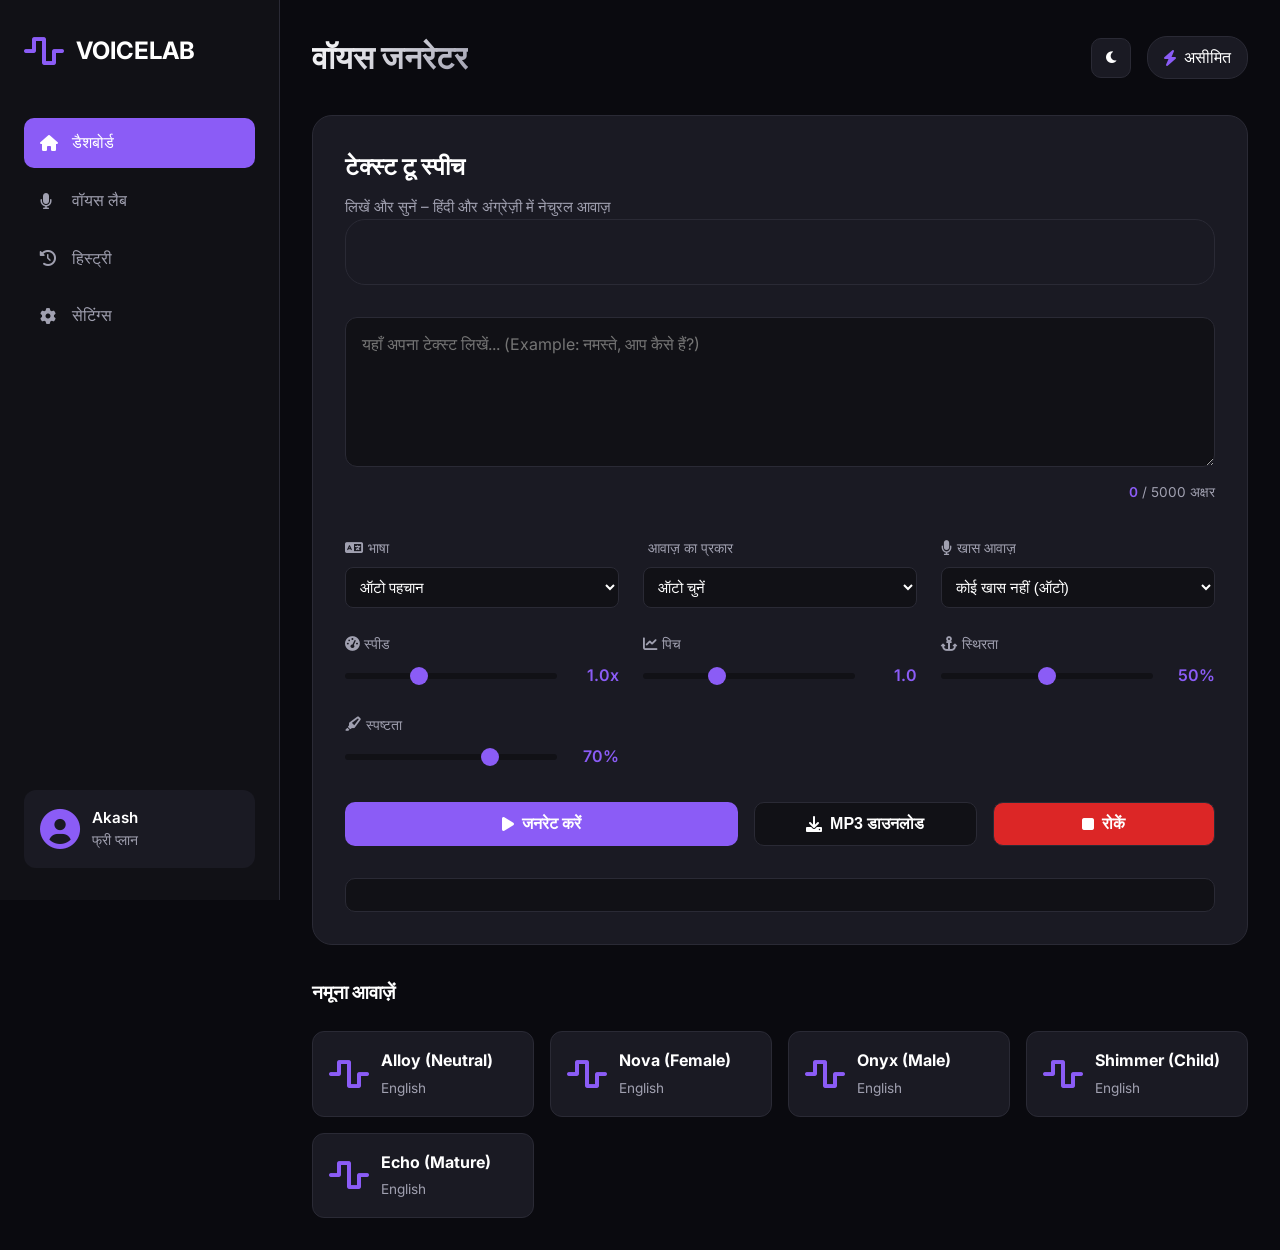
<file: index.html>
<!DOCTYPE html>
<html lang="en">
<head>
    <meta charset="UTF-8">
    <meta name="viewport" content="width=device-width, initial-scale=1.0, maximum-scale=1.0, user-scalable=yes">
    <title>VOICELAB – Professional Text to Speech</title>
    <link rel="stylesheet" href="style.css">
    <link href="https://fonts.googleapis.com/css2?family=Inter:ital,opsz,wght@0,14..32,100..900;1,14..32,100..900&display=swap" rel="stylesheet">
    <link rel="stylesheet" href="https://cdnjs.cloudflare.com/ajax/libs/font-awesome/6.0.0/css/all.min.css">
</head>
<body>
    <div class="app">
        <!-- Sidebar -->
        <aside class="sidebar">
            <div class="logo">
                <i class="fas fa-wave-square"></i>
                <span>VOICELAB</span>
            </div>
            <nav class="nav-menu">
                <a href="#" class="nav-item active"><i class="fas fa-home"></i><span>डैशबोर्ड</span></a>
                <a href="#" class="nav-item"><i class="fas fa-microphone"></i><span>वॉयस लैब</span></a>
                <a href="#" class="nav-item"><i class="fas fa-history"></i><span>हिस्ट्री</span></a>
                <a href="#" class="nav-item"><i class="fas fa-cog"></i><span>सेटिंग्स</span></a>
            </nav>
            <div class="user-profile">
                <i class="fas fa-user-circle"></i>
                <div class="user-info">
                    <span class="user-name">Akash</span>
                    <span class="user-plan">फ्री प्लान</span>
                </div>
            </div>
        </aside>

        <!-- Main Content -->
        <main class="main-content">
            <header class="header">
                <h1>वॉयस जनरेटर</h1>
                <div class="header-actions">
                    <button class="theme-toggle" id="themeToggle"><i class="fas fa-moon"></i></button>
                    <div class="credits">
                        <i class="fas fa-bolt"></i>
                        <span>असीमित</span>
                    </div>
                </div>
            </header>

            <!-- TTS Card -->
            <section class="tts-card">
                <div class="card-header">
                    <h2>टेक्स्ट टू स्पीच</h2>
                    <p>लिखें और सुनें – हिंदी और अंग्रेज़ी में नेचुरल आवाज़</p>
                </div>

<!-- TTS Card ke upar yeh sections add karo -->
<section id="dashboardSection" class="content-section" style="display: none;">
    <div class="dashboard-card">
        <h2>Dashboard</h2>
        <p>Welcome to VOICELAB! Here's your usage statistics:</p>
        <div class="stats-grid">
            <div class="stat-item">
                <i class="fas fa-microphone"></i>
                <div>
                    <h3>156</h3>
                    <p>Generations Today</p>
                </div>
            </div>
            <div class="stat-item">
                <i class="fas fa-clock"></i>
                <div>
                    <h3>45 min</h3>
                    <p>Audio Generated</p>
                </div>
            </div>
        </div>
    </div>
</section>

<section id="voiceLabSection" class="content-section">
    <!-- TTS Card yahin rahega, isko wrap karo -->
    <div class="tts-card">
        <!-- ... aapka existing TTS card ka saara HTML ... -->
    </div>
</section>

<section id="historySection" class="content-section" style="display: none;">
    <div class="history-card">
        <h2>History</h2>
        <p>Your recent audio generations will appear here.</p>
        <div class="history-list">
            <div class="history-item">
                <i class="fas fa-file-audio"></i>
                <span>Sample audio 1</span>
                <span>2 min ago</span>
            </div>
        </div>
    </div>
</section>

<section id="settingsSection" class="content-section" style="display: none;">
    <div class="settings-card">
        <h2>Settings</h2>
        <div class="setting-group">
            <label>
                <i class="fas fa-volume-up"></i>
                Default Voice
                <select>
                    <option>Alloy</option>
                    <option>Nova</option>
                </select>
            </label>
        </div>
    </div>
</section>

                <!-- Text Input -->
                <div class="input-section">
                    <textarea id="textInput" placeholder="यहाँ अपना टेक्स्ट लिखें... (Example: नमस्ते, आप कैसे हैं?)" maxlength="5000"></textarea>
                    <div class="text-stats">
                        <span id="charCount">0</span> / 5000 अक्षर
                    </div>
                </div>

                <!-- Voice Settings Grid -->
                <div class="voice-settings">
                    <div class="settings-grid">
                        <!-- Language -->
                        <div class="setting-item">
                            <label><i class="fas fa-language"></i> भाषा</label>
                            <select id="language">
                                <option value="auto">ऑटो पहचान</option>
                                <option value="hi">🇮🇳 हिंदी</option>
                                <option value="en">🇺🇸 अंग्रेज़ी (US)</option>
                                <option value="en-gb">🇬🇧 अंग्रेज़ी (UK)</option>
                            </select>
                        </div>

                        <!-- Voice Style -->
                        <div class="setting-item">
                            <label><i class="fas fa-voice"></i> आवाज़ का प्रकार</label>
                            <select id="voiceStyle">
                                <option value="auto">ऑटो चुनें</option>
                                <option value="male">👨 पुरुष (Male)</option>
                                <option value="female">👩 महिला (Female)</option>
                                <option value="child">🧒 बच्चा (Child)</option>
                                <option value="old">👴 बुजुर्ग (Old)</option>
                            </select>
                        </div>

                        <!-- Specific Voice (optional) -->
                        <div class="setting-item">
                            <label><i class="fas fa-microphone"></i> खास आवाज़</label>
                            <select id="specificVoice">
                                <option value="">कोई खास नहीं (ऑटो)</option>
                                <option value="alloy">Alloy (संतुलित)</option>
                                <option value="echo">Echo (गूंजदार)</option>
                                <option value="fable">Fable (कहानी जैसी)</option>
                                <option value="nova">Nova (ऊर्जावान)</option>
                                <option value="onyx">Onyx (गहरी पुरुष)</option>
                                <option value="shimmer">Shimmer (हल्की महिला)</option>
                            </select>
                        </div>

                        <!-- Speed -->
                        <div class="setting-item">
                            <label><i class="fas fa-tachometer-alt"></i> स्पीड</label>
                            <div class="slider-container">
                                <input type="range" id="speed" min="0.5" max="2" step="0.1" value="1">
                                <span id="speedValue">1.0x</span>
                            </div>
                        </div>

                        <!-- Pitch -->
                        <div class="setting-item">
                            <label><i class="fas fa-chart-line"></i> पिच</label>
                            <div class="slider-container">
                                <input type="range" id="pitch" min="0.5" max="2" step="0.1" value="1">
                                <span id="pitchValue">1.0</span>
                            </div>
                        </div>

                        <!-- Stability (for future API) -->
                        <div class="setting-item">
                            <label><i class="fas fa-anchor"></i> स्थिरता</label>
                            <div class="slider-container">
                                <input type="range" id="stability" min="0" max="1" step="0.1" value="0.5">
                                <span id="stabilityValue">50%</span>
                            </div>
                        </div>

                        <!-- Clarity (for future API) -->
                        <div class="setting-item">
                            <label><i class="fas fa-highlighter"></i> स्पष्टता</label>
                            <div class="slider-container">
                                <input type="range" id="clarity" min="0" max="1" step="0.1" value="0.7">
                                <span id="clarityValue">70%</span>
                            </div>
                        </div>
                    </div>
                </div>

                <!-- Action Buttons -->
                <div class="action-buttons">
                    <button class="btn-primary" id="generateBtn">
                        <i class="fas fa-play"></i> जनरेट करें
                    </button>
                    <button class="btn-secondary" id="downloadBtn">
                        <i class="fas fa-download"></i> MP3 डाउनलोड
                    </button>
                    <button class="btn-secondary" id="stopBtn" style="background:#dc2626;">
                        <i class="fas fa-stop"></i> रोकें
                    </button>
                </div>

                <!-- Audio Player -->
                <div class="audio-player" id="audioPlayer" style="display: none;">
                    <audio controls id="audioElement"></audio>
                </div>

                <!-- Status Message -->
                <div class="status" id="status"></div>
            </section>

            <!-- Voice Samples -->
            <section class="voice-samples">
                <h3>नमूना आवाज़ें</h3>
                <div class="samples-grid" id="voiceSamples"></div>
            </section>
        </main>
    </div>

    <script src="script.js"></script>
</body>
</html>
</file>
<file: style.css>
/* style.css – ElevenLabs style dark theme, fully responsive */

* {
    margin: 0;
    padding: 0;
    box-sizing: border-box;
}

:root {
    --bg-primary: #0a0a0f;
    --bg-secondary: #111116;
    --bg-card: #1a1a23;
    --bg-hover: #23232f;
    --text-primary: #ffffff;
    --text-secondary: #a0a0b0;
    --accent-primary: #8b5cf6;
    --accent-hover: #a78bfa;
    --border-color: #2a2a35;
    --success: #10b981;
    --error: #ef4444;
    --warning: #f59e0b;
}

body {
    font-family: 'Inter', sans-serif;
    background: var(--bg-primary);
    color: var(--text-primary);
    line-height: 1.6;
}

.app {
    display: flex;
    min-height: 100vh;
}

/* ---------- Sidebar ---------- */
.sidebar {
    width: 280px;
    background: var(--bg-secondary);
    border-right: 1px solid var(--border-color);
    padding: 2rem 1.5rem;
    display: flex;
    flex-direction: column;
    position: fixed;
    height: 100vh;
    transition: all 0.3s;
}

.logo {
    display: flex;
    align-items: center;
    gap: 12px;
    font-size: 1.5rem;
    font-weight: 700;
    margin-bottom: 3rem;
}

.logo i {
    color: var(--accent-primary);
    font-size: 2rem;
}

.nav-menu {
    flex: 1;
    display: flex;
    flex-direction: column;
    gap: 8px;
}

.nav-item {
    display: flex;
    align-items: center;
    gap: 12px;
    padding: 12px 16px;
    border-radius: 10px;
    color: var(--text-secondary);
    text-decoration: none;
    transition: all 0.3s;
}

.nav-item:hover {
    background: var(--bg-hover);
    color: var(--text-primary);
}

.nav-item.active {
    background: var(--accent-primary);
    color: white;
}

.nav-item i {
    width: 20px;
}

.user-profile {
    display: flex;
    align-items: center;
    gap: 12px;
    padding: 16px;
    background: var(--bg-card);
    border-radius: 12px;
    margin-top: auto;
}

.user-profile i {
    font-size: 2.5rem;
    color: var(--accent-primary);
}

.user-info {
    display: flex;
    flex-direction: column;
}

.user-name {
    font-weight: 600;
    font-size: 0.95rem;
}

.user-plan {
    font-size: 0.85rem;
    color: var(--text-secondary);
}

/* ---------- Main Content ---------- */
.main-content {
    flex: 1;
    margin-left: 280px;
    padding: 2rem;
    background: var(--bg-primary);
    transition: margin-left 0.3s;
}

.header {
    display: flex;
    justify-content: space-between;
    align-items: center;
    margin-bottom: 2rem;
    flex-wrap: wrap;
    gap: 1rem;
}

.header h1 {
    font-size: 2rem;
    font-weight: 600;
    background: linear-gradient(135deg, #fff, #a0a0b0);
    -webkit-background-clip: text;
    -webkit-text-fill-color: transparent;
}

.header-actions {
    display: flex;
    align-items: center;
    gap: 1rem;
    flex-wrap: wrap;
}

.theme-toggle {
    background: var(--bg-card);
    border: 1px solid var(--border-color);
    color: var(--text-primary);
    width: 40px;
    height: 40px;
    border-radius: 10px;
    cursor: pointer;
    transition: all 0.3s;
    display: flex;
    align-items: center;
    justify-content: center;
}

.theme-toggle:hover {
    background: var(--bg-hover);
}

.credits {
    background: var(--bg-card);
    border: 1px solid var(--border-color);
    padding: 8px 16px;
    border-radius: 20px;
    display: flex;
    align-items: center;
    gap: 8px;
}

.credits i {
    color: var(--accent-primary);
}

/* ---------- TTS Card ---------- */
.tts-card {
    background: var(--bg-card);
    border: 1px solid var(--border-color);
    border-radius: 20px;
    padding: 2rem;
    margin-bottom: 2rem;
}

.card-header h2 {
    font-size: 1.5rem;
    margin-bottom: 0.5rem;
}

.card-header p {
    color: var(--text-secondary);
    font-size: 0.95rem;
}

/* Input Section */
.input-section {
    margin: 2rem 0;
}

textarea {
    width: 100%;
    min-height: 150px;
    background: var(--bg-secondary);
    border: 1px solid var(--border-color);
    border-radius: 12px;
    padding: 1rem;
    color: var(--text-primary);
    font-family: 'Inter', sans-serif;
    font-size: 1rem;
    resize: vertical;
    transition: all 0.3s;
}

textarea:focus {
    outline: none;
    border-color: var(--accent-primary);
    box-shadow: 0 0 0 3px rgba(139, 92, 246, 0.2);
}

.text-stats {
    text-align: right;
    font-size: 0.85rem;
    color: var(--text-secondary);
    margin-top: 0.5rem;
}

#charCount {
    color: var(--accent-primary);
    font-weight: 600;
}

/* Settings Grid */
.voice-settings {
    margin: 2rem 0;
}

.settings-grid {
    display: grid;
    grid-template-columns: repeat(auto-fit, minmax(240px, 1fr));
    gap: 1.5rem;
}

.setting-item {
    display: flex;
    flex-direction: column;
    gap: 8px;
}

.setting-item label {
    font-size: 0.9rem;
    color: var(--text-secondary);
    font-weight: 500;
    display: flex;
    align-items: center;
    gap: 5px;
}

.setting-item select {
    background: var(--bg-secondary);
    border: 1px solid var(--border-color);
    border-radius: 8px;
    padding: 10px;
    color: var(--text-primary);
    font-size: 0.95rem;
    cursor: pointer;
    width: 100%;
}

.setting-item select:focus {
    outline: none;
    border-color: var(--accent-primary);
}

.slider-container {
    display: flex;
    align-items: center;
    gap: 12px;
}

.slider-container input[type="range"] {
    flex: 1;
    height: 6px;
    background: var(--bg-secondary);
    border-radius: 3px;
    -webkit-appearance: none;
}

.slider-container input[type="range"]::-webkit-slider-thumb {
    -webkit-appearance: none;
    width: 18px;
    height: 18px;
    background: var(--accent-primary);
    border-radius: 50%;
    cursor: pointer;
    transition: all 0.3s;
}

.slider-container input[type="range"]::-webkit-slider-thumb:hover {
    transform: scale(1.2);
}

.slider-container span {
    min-width: 50px;
    text-align: right;
    color: var(--accent-primary);
    font-weight: 600;
}

/* Action Buttons */
.action-buttons {
    display: flex;
    gap: 1rem;
    margin: 2rem 0;
    flex-wrap: wrap;
}

.btn-primary, .btn-secondary {
    padding: 12px 24px;
    border: none;
    border-radius: 10px;
    font-size: 1rem;
    font-weight: 600;
    cursor: pointer;
    transition: all 0.3s;
    display: flex;
    align-items: center;
    gap: 8px;
    justify-content: center;
}

.btn-primary {
    background: var(--accent-primary);
    color: white;
    flex: 2;
    min-width: 200px;
}

.btn-primary:hover {
    background: var(--accent-hover);
    transform: translateY(-2px);
    box-shadow: 0 5px 15px rgba(139, 92, 246, 0.4);
}

.btn-secondary {
    background: var(--bg-secondary);
    color: var(--text-primary);
    border: 1px solid var(--border-color);
    flex: 1;
    min-width: 140px;
}

.btn-secondary:hover {
    background: var(--bg-hover);
}

/* Audio Player */
.audio-player {
    margin: 2rem 0;
}

.audio-player audio {
    width: 100%;
    border-radius: 10px;
    background: var(--bg-secondary);
}

/* Status */
.status {
    padding: 1rem;
    border-radius: 10px;
    background: var(--bg-secondary);
    border: 1px solid var(--border-color);
    color: var(--text-secondary);
    font-size: 0.95rem;
    text-align: center;
}

/* Voice Samples */
.voice-samples {
    margin-top: 2rem;
}

.voice-samples h3 {
    margin-bottom: 1.5rem;
    font-size: 1.2rem;
}

.samples-grid {
    display: grid;
    grid-template-columns: repeat(auto-fill, minmax(180px, 1fr));
    gap: 1rem;
}

.sample-card {
    background: var(--bg-card);
    border: 1px solid var(--border-color);
    border-radius: 12px;
    padding: 1rem;
    cursor: pointer;
    transition: all 0.3s;
    display: flex;
    align-items: center;
    gap: 12px;
}

.sample-card:hover {
    border-color: var(--accent-primary);
    transform: translateY(-2px);
}

.sample-card i {
    font-size: 2rem;
    color: var(--accent-primary);
}

.sample-info h4 {
    font-size: 1rem;
    margin-bottom: 4px;
}

.sample-info p {
    font-size: 0.85rem;
    color: var(--text-secondary);
}

/* ---------- Responsive Design ---------- */
@media (max-width: 1024px) {
    .sidebar {
        width: 80px;
        padding: 1.5rem 0.5rem;
    }
    .sidebar .logo span,
    .sidebar .nav-item span,
    .sidebar .user-info {
        display: none;
    }
    .sidebar .nav-item {
        justify-content: center;
        padding: 12px;
    }
    .sidebar .nav-item i {
        width: auto;
        font-size: 1.2rem;
    }
    .sidebar .user-profile {
        justify-content: center;
    }
    .sidebar .user-profile i {
        font-size: 2rem;
    }
    .main-content {
        margin-left: 80px;
    }
}

@media (max-width: 768px) {
    .app {
        flex-direction: column;
    }
    .sidebar {
        width: 100%;
        height: auto;
        position: static;
        flex-direction: row;
        align-items: center;
        padding: 1rem;
        border-right: none;
        border-bottom: 1px solid var(--border-color);
    }
    .sidebar .logo {
        margin-bottom: 0;
        flex: 1;
    }
    .sidebar .nav-menu {
        flex-direction: row;
        flex: 2;
        margin: 0 1rem;
    }
    .sidebar .nav-item {
        padding: 8px;
    }
    .sidebar .user-profile {
        margin-top: 0;
        padding: 8px;
    }
    .main-content {
        margin-left: 0;
        padding: 1rem;
    }
    .header {
        flex-direction: column;
        align-items: start;
    }
    .settings-grid {
        grid-template-columns: 1fr;
    }
    .action-buttons {
        flex-direction: column;
    }
    .btn-primary, .btn-secondary {
        width: 100%;
    }
    .samples-grid {
        grid-template-columns: 1fr 1fr;
    }
}

/* Sections Styling */
.content-section {
    animation: fadeIn 0.3s ease;
}

@keyframes fadeIn {
    from { opacity: 0; }
    to { opacity: 1; }
}

.dashboard-card, .history-card, .settings-card {
    background: var(--bg-card);
    border: 1px solid var(--border-color);
    border-radius: 20px;
    padding: 2rem;
    margin-bottom: 2rem;
}

.stats-grid {
    display: grid;
    grid-template-columns: repeat(auto-fit, minmax(200px, 1fr));
    gap: 1.5rem;
    margin-top: 2rem;
}

.stat-item {
    display: flex;
    align-items: center;
    gap: 1rem;
    padding: 1.5rem;
    background: var(--bg-secondary);
    border-radius: 15px;
}

.stat-item i {
    font-size: 2rem;
    color: var(--accent-primary);
}

.history-item {
    display: flex;
    align-items: center;
    gap: 1rem;
    padding: 1rem;
    border-bottom: 1px solid var(--border-color);
}

.setting-group {
    margin: 1rem 0;
}

.setting-group select {
    background: var(--bg-secondary);
    border: 1px solid var(--border-color);
    padding: 0.5rem;
    border-radius: 8px;
    color: var(--text-primary);
}

/* ========== Light Theme Variables ========== */
body.light-theme {
    --bg-primary: #f5f5f7;
    --bg-secondary: #ffffff;
    --bg-card: #ffffff;
    --bg-hover: #f0f0f0;
    --text-primary: #333333;
    --text-secondary: #666666;
    --border-color: #e0e0e0;
}

/* Theme toggle icon rotation */
.theme-toggle i {
    transition: transform 0.3s ease;
}

.theme-toggle:hover i {
    transform: rotate(15deg);
}

@media (max-width: 480px) {
    .sidebar {
        flex-wrap: wrap;
        gap: 0.5rem;
    }
    .sidebar .nav-menu {
        order: 3;
        width: 100%;
        margin: 0.5rem 0 0;
    }
    .samples-grid {
        grid-template-columns: 1fr;
    }
}
</file>
